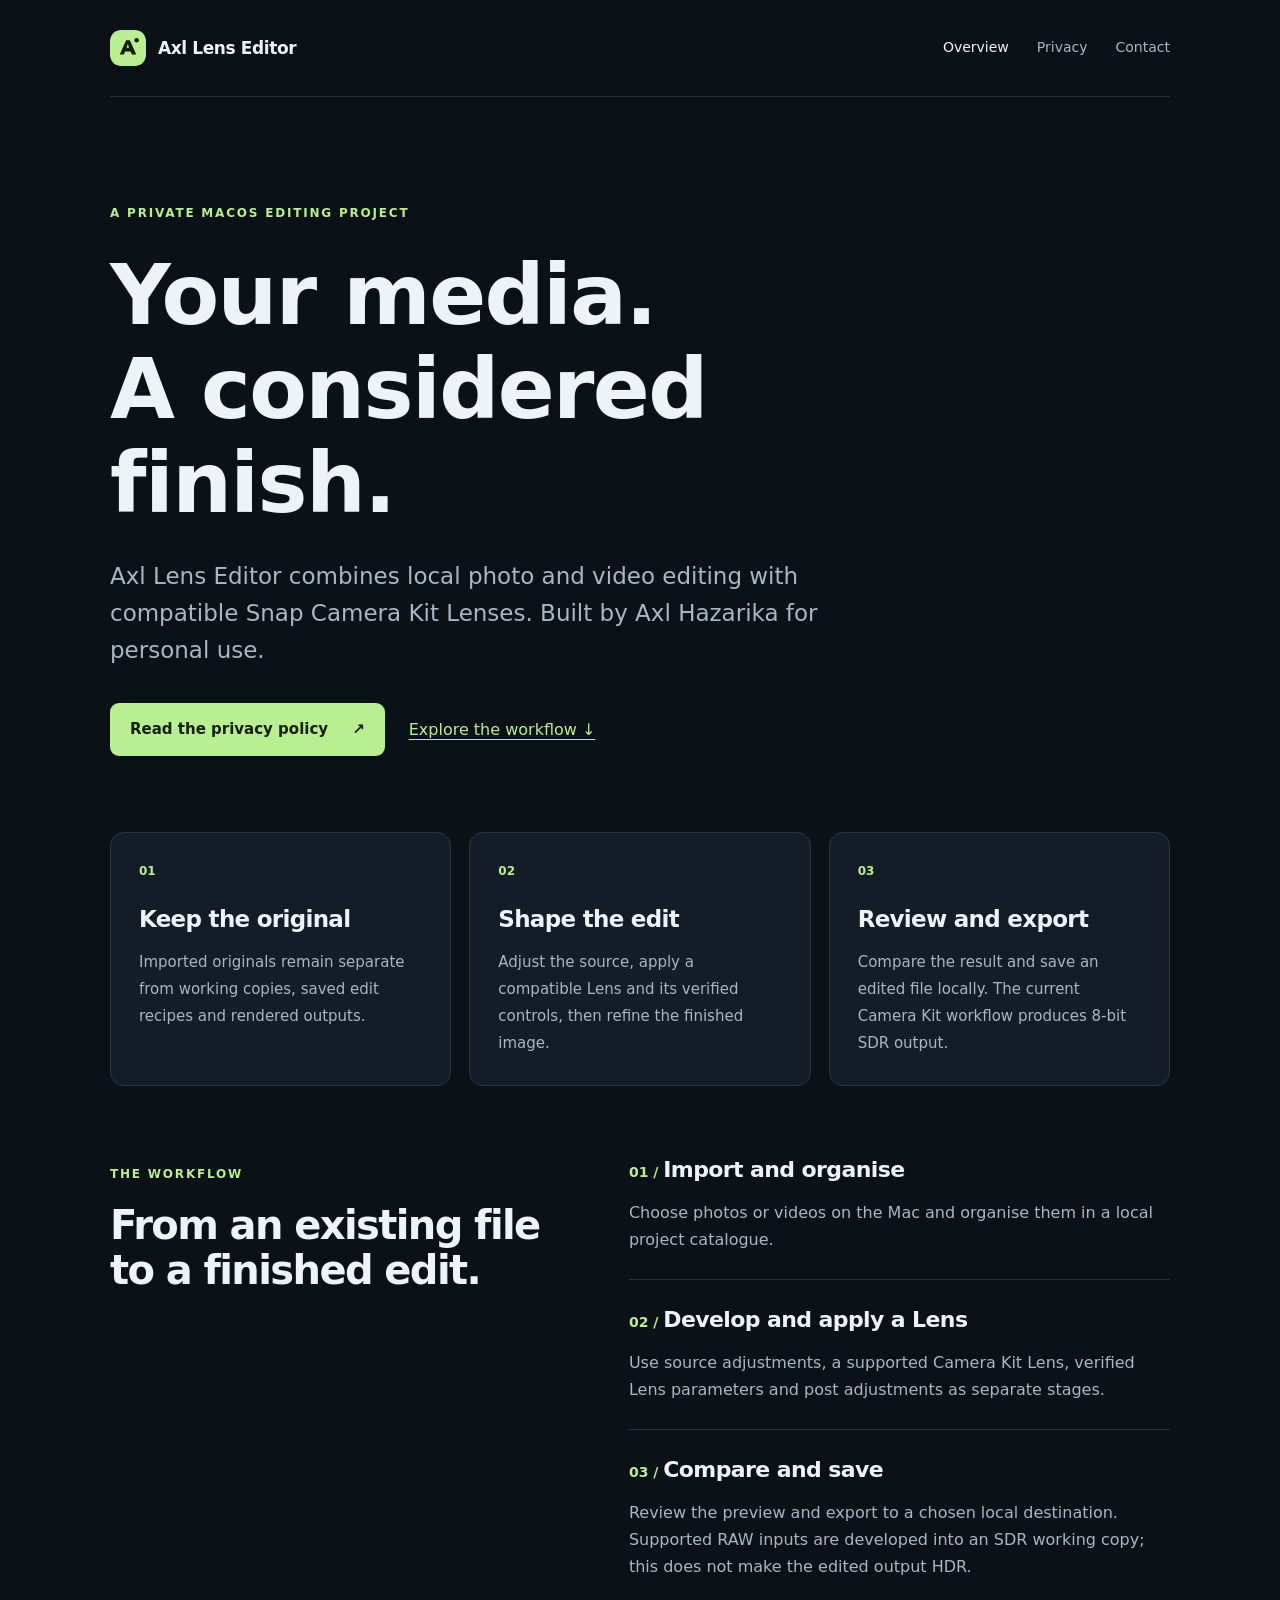
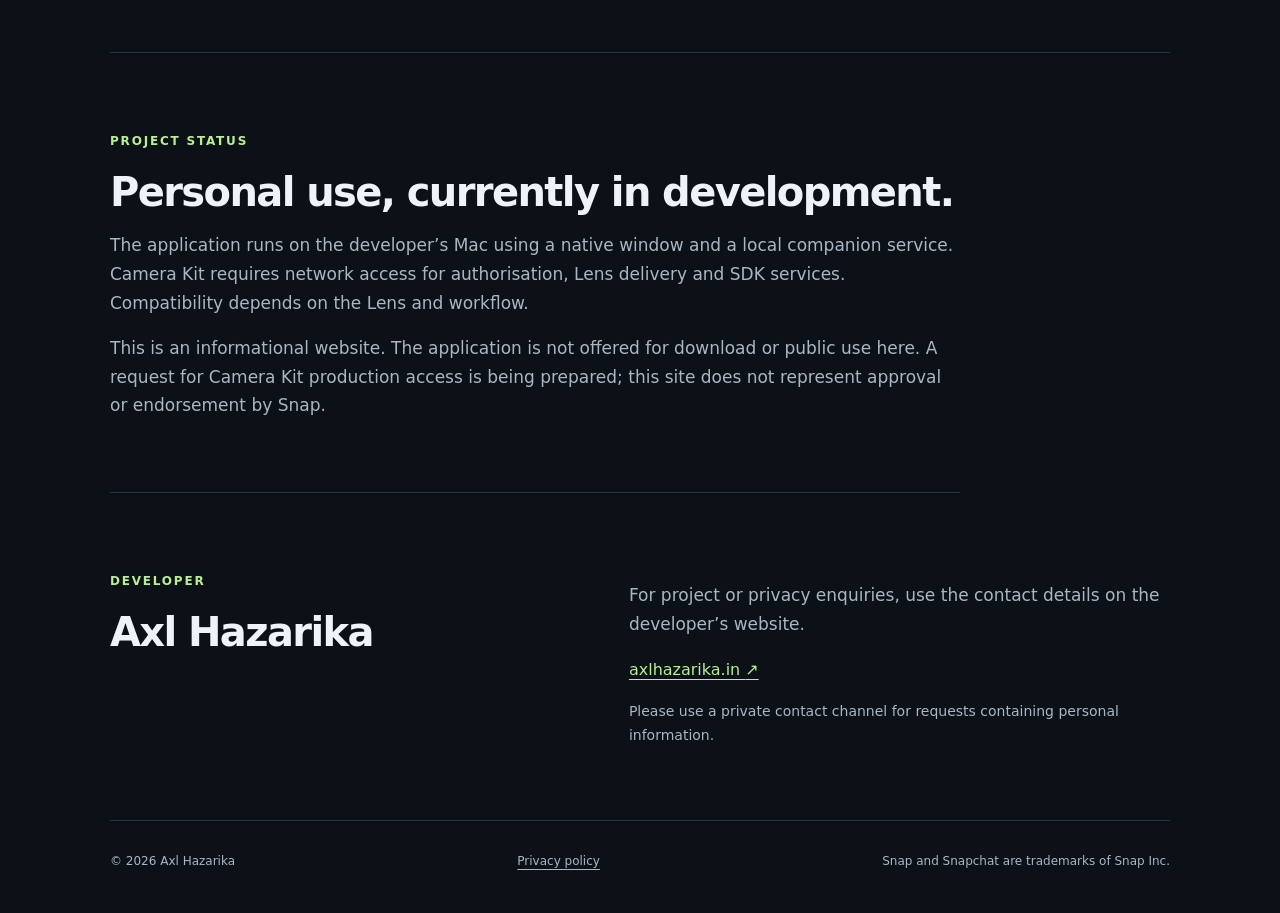
<file: index.html>
<!doctype html>
<html lang="en">
<head>
  <meta charset="utf-8">
  <meta name="viewport" content="width=device-width, initial-scale=1">
  <meta name="description" content="Information and privacy disclosures for Axl Lens Editor, a private macOS photo and video editing project by Axl Hazarika.">
  <meta http-equiv="Content-Security-Policy" content="default-src 'none'; style-src 'self'; img-src 'self'; base-uri 'none'; form-action 'none'">
  <title>Axl Lens Editor</title>
  <link rel="icon" href="icon.svg" type="image/svg+xml">
  <link rel="stylesheet" href="styles.css">
</head>
<body>
  <header class="site-header wrap">
    <a class="brand" href="./"><img src="icon.svg" width="36" height="36" alt=""><span>Axl Lens Editor</span></a>
    <nav aria-label="Main navigation"><a href="./" aria-current="page">Overview</a><a href="privacy/">Privacy</a><a href="#contact">Contact</a></nav>
  </header>
  <main class="wrap">
    <section class="hero" aria-labelledby="page-title">
      <span class="eyebrow">A private macOS editing project</span>
      <h1 id="page-title">Your media.<br>A considered finish.</h1>
      <p class="lead">Axl Lens Editor combines local photo and video editing with compatible Snap Camera Kit Lenses. Built by Axl Hazarika for personal use.</p>
      <div class="actions"><a class="button" href="privacy/">Read the privacy policy <span aria-hidden="true">↗</span></a><a class="text-link" href="#workflow">Explore the workflow ↓</a></div>
    </section>

    <section class="feature-grid" aria-label="Project principles">
      <article class="card"><span class="number">01</span><h2>Keep the original</h2><p>Imported originals remain separate from working copies, saved edit recipes and rendered outputs.</p></article>
      <article class="card"><span class="number">02</span><h2>Shape the edit</h2><p>Adjust the source, apply a compatible Lens and its verified controls, then refine the finished image.</p></article>
      <article class="card"><span class="number">03</span><h2>Review and export</h2><p>Compare the result and save an edited file locally. The current Camera Kit workflow produces 8-bit SDR output.</p></article>
    </section>

    <section class="section split" id="workflow" aria-labelledby="workflow-title">
      <div><span class="eyebrow">The workflow</span><h2 id="workflow-title">From an existing file<br>to a finished edit.</h2></div>
      <ol class="steps">
        <li><h3>Import and organise</h3><p>Choose photos or videos on the Mac and organise them in a local project catalogue.</p></li>
        <li><h3>Develop and apply a Lens</h3><p>Use source adjustments, a supported Camera Kit Lens, verified Lens parameters and post adjustments as separate stages.</p></li>
        <li><h3>Compare and save</h3><p>Review the preview and export to a chosen local destination. Supported RAW inputs are developed into an SDR working copy; this does not make the edited output HDR.</p></li>
      </ol>
    </section>

    <section class="section note" aria-labelledby="availability-title">
      <span class="eyebrow">Project status</span><h2 id="availability-title">Personal use, currently in development.</h2>
      <p>The application runs on the developer’s Mac using a native window and a local companion service. Camera Kit requires network access for authorisation, Lens delivery and SDK services. Compatibility depends on the Lens and workflow.</p>
      <p>This is an informational website. The application is not offered for download or public use here. A request for Camera Kit production access is being prepared; this site does not represent approval or endorsement by Snap.</p>
    </section>

    <section class="section split" id="contact" aria-labelledby="contact-title">
      <div><span class="eyebrow">Developer</span><h2 id="contact-title">Axl Hazarika</h2></div>
      <div><p>For project or privacy enquiries, use the contact details on the developer’s website.</p><p><a class="text-link" href="https://www.axlhazarika.in/">axlhazarika.in <span aria-hidden="true">↗</span></a></p><p class="small">Please use a private contact channel for requests containing personal information.</p></div>
    </section>
  </main>
  <footer class="wrap site-footer"><span>© 2026 Axl Hazarika</span><a href="privacy/">Privacy policy</a><span>Snap and Snapchat are trademarks of Snap Inc.</span></footer>
</body>
</html>
</file>
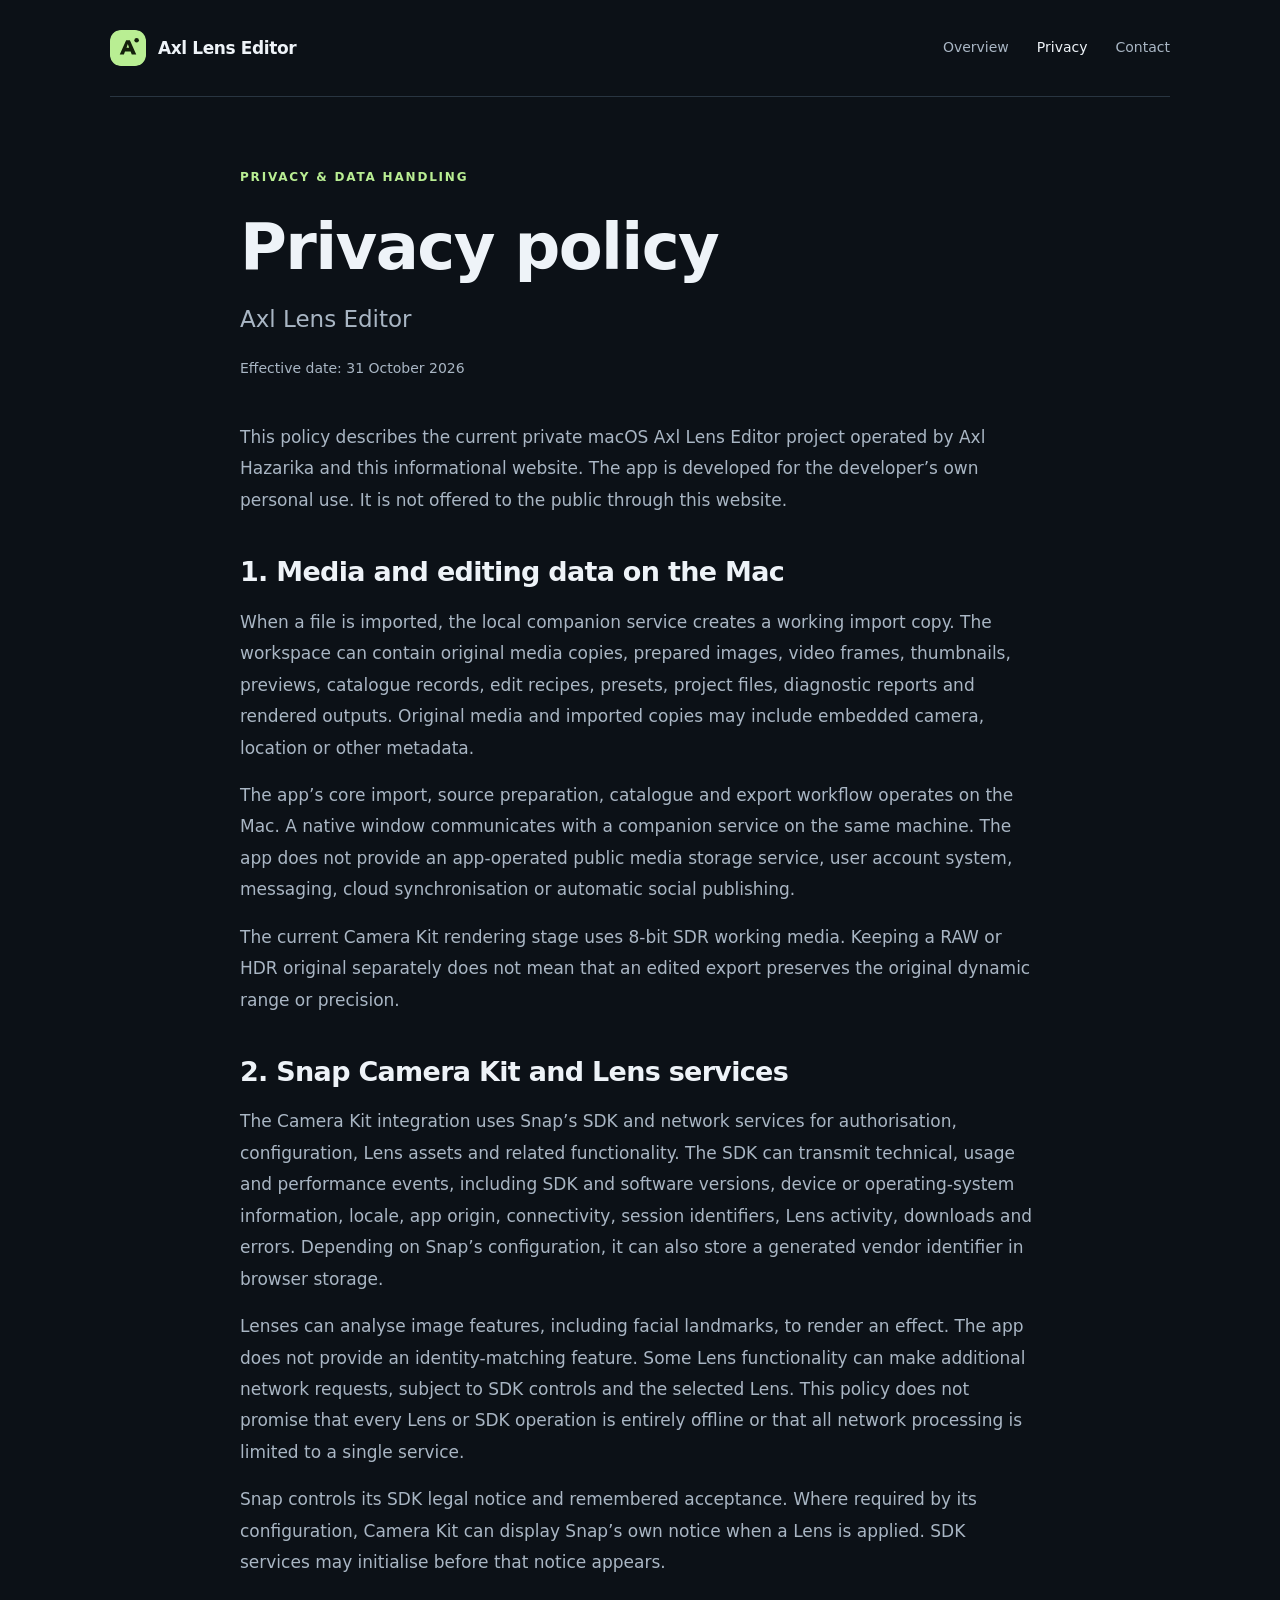
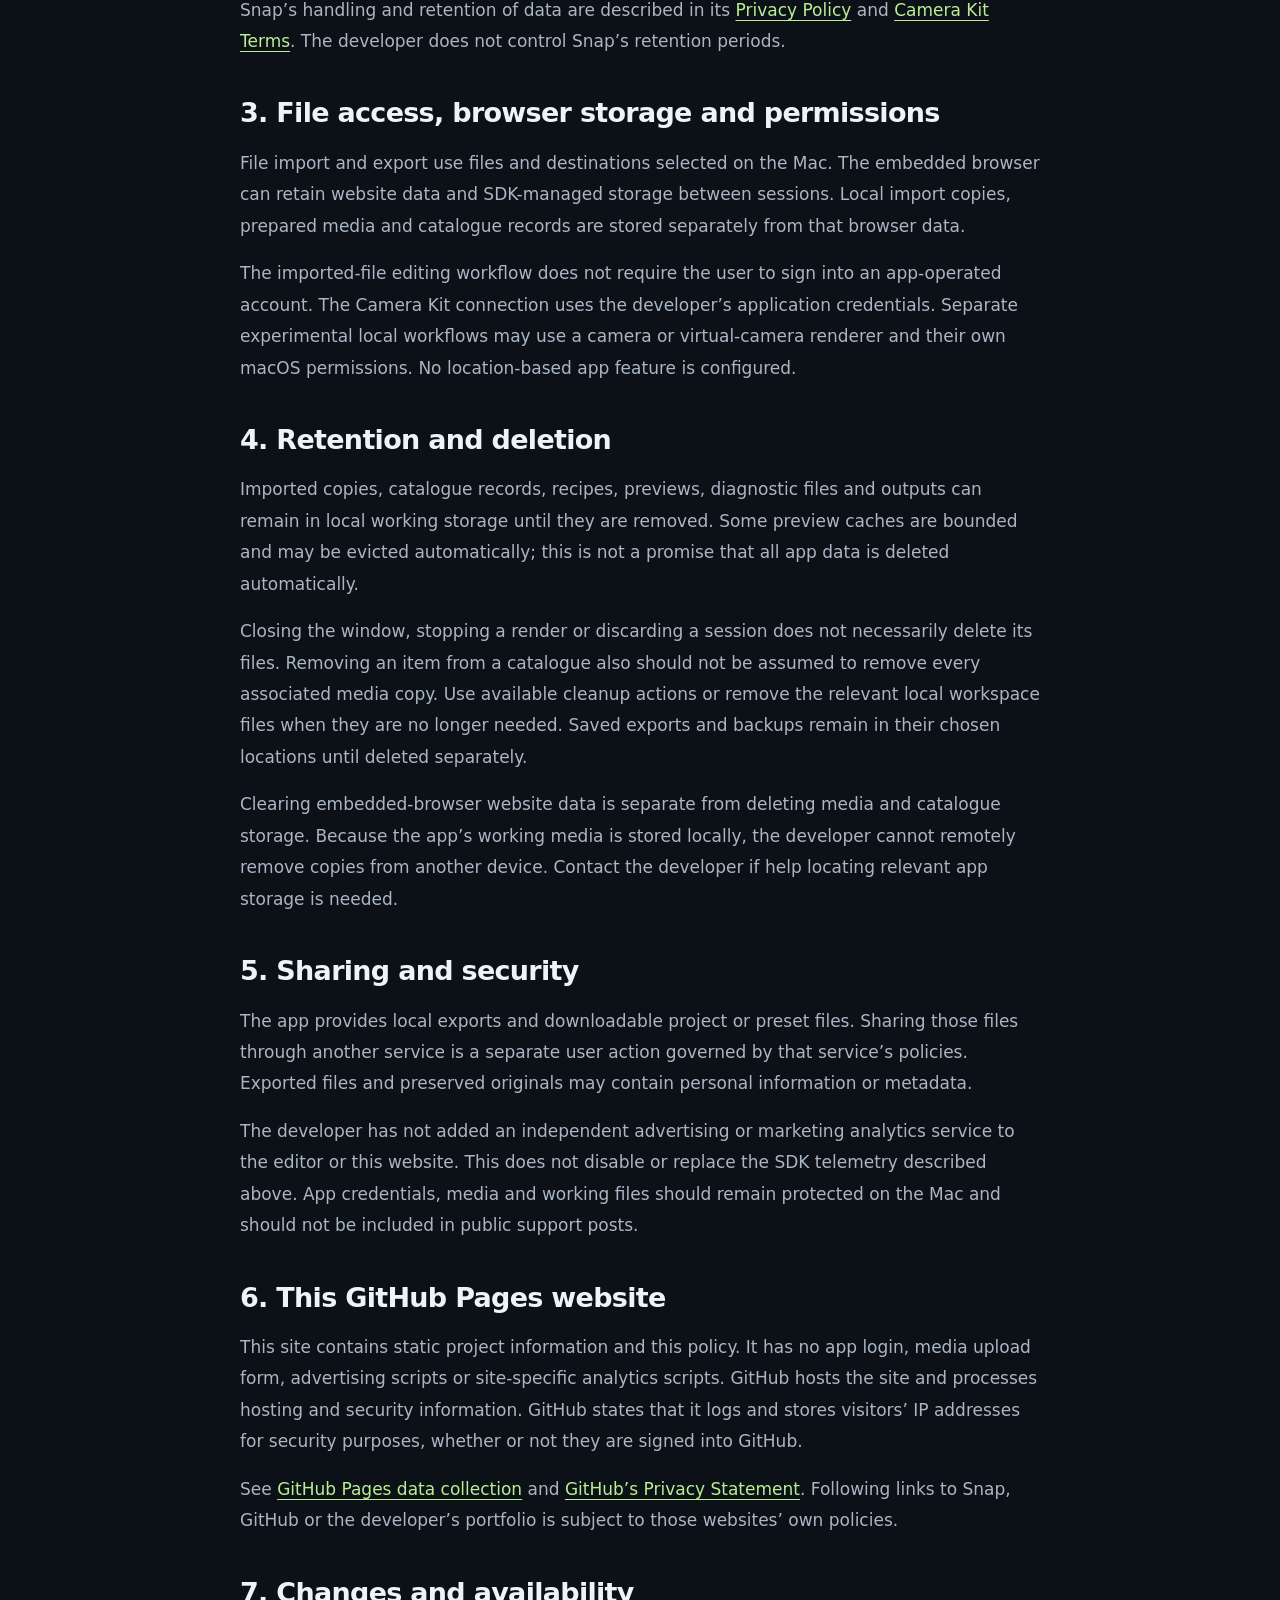
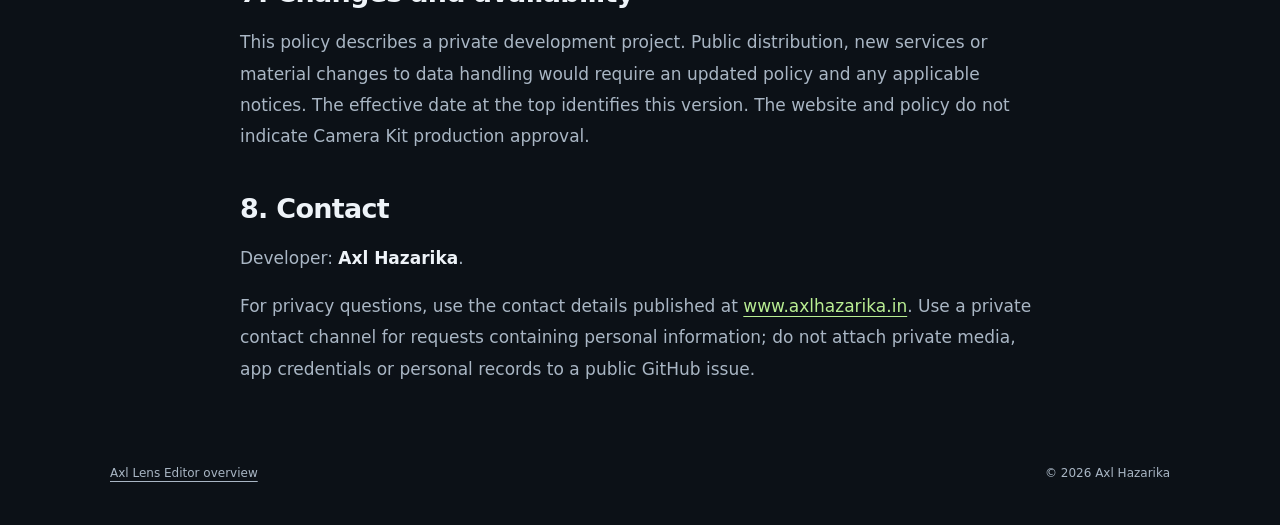
<file: privacy/index.html>
<!doctype html>
<html lang="en">
<head>
  <meta charset="utf-8">
  <meta name="viewport" content="width=device-width, initial-scale=1">
  <meta name="description" content="Privacy policy for the private macOS Axl Lens Editor application and its informational website.">
  <meta http-equiv="Content-Security-Policy" content="default-src 'none'; style-src 'self'; img-src 'self'; base-uri 'none'; form-action 'none'">
  <title>Privacy policy · Axl Lens Editor</title>
  <link rel="icon" href="../icon.svg" type="image/svg+xml">
  <link rel="stylesheet" href="../styles.css">
</head>
<body>
  <header class="site-header wrap">
    <a class="brand" href="../"><img src="../icon.svg" width="36" height="36" alt=""><span>Axl Lens Editor</span></a>
    <nav aria-label="Main navigation"><a href="../">Overview</a><a href="./" aria-current="page">Privacy</a><a href="#contact">Contact</a></nav>
  </header>
  <main class="wrap policy">
    <header class="policy-header"><span class="eyebrow">Privacy &amp; data handling</span><h1>Privacy policy</h1><p class="lead">Axl Lens Editor</p><p class="small">Effective date: 31 October 2026</p></header>
    <p>This policy describes the current private macOS Axl Lens Editor project operated by Axl Hazarika and this informational website. The app is developed for the developer’s own personal use. It is not offered to the public through this website.</p>

    <section aria-labelledby="local-data"><h2 id="local-data">1. Media and editing data on the Mac</h2>
      <p>When a file is imported, the local companion service creates a working import copy. The workspace can contain original media copies, prepared images, video frames, thumbnails, previews, catalogue records, edit recipes, presets, project files, diagnostic reports and rendered outputs. Original media and imported copies may include embedded camera, location or other metadata.</p>
      <p>The app’s core import, source preparation, catalogue and export workflow operates on the Mac. A native window communicates with a companion service on the same machine. The app does not provide an app-operated public media storage service, user account system, messaging, cloud synchronisation or automatic social publishing.</p>
      <p>The current Camera Kit rendering stage uses 8-bit SDR working media. Keeping a RAW or HDR original separately does not mean that an edited export preserves the original dynamic range or precision.</p>
    </section>

    <section aria-labelledby="snap-services"><h2 id="snap-services">2. Snap Camera Kit and Lens services</h2>
      <p>The Camera Kit integration uses Snap’s SDK and network services for authorisation, configuration, Lens assets and related functionality. The SDK can transmit technical, usage and performance events, including SDK and software versions, device or operating-system information, locale, app origin, connectivity, session identifiers, Lens activity, downloads and errors. Depending on Snap’s configuration, it can also store a generated vendor identifier in browser storage.</p>
      <p>Lenses can analyse image features, including facial landmarks, to render an effect. The app does not provide an identity-matching feature. Some Lens functionality can make additional network requests, subject to SDK controls and the selected Lens. This policy does not promise that every Lens or SDK operation is entirely offline or that all network processing is limited to a single service.</p>
      <p>Snap controls its SDK legal notice and remembered acceptance. Where required by its configuration, Camera Kit can display Snap’s own notice when a Lens is applied. SDK services may initialise before that notice appears.</p>
      <p>Snap’s handling and retention of data are described in its <a href="https://values.snap.com/privacy/privacy-policy">Privacy Policy</a> and <a href="https://www.snap.com/terms/snap-camera-kit">Camera Kit Terms</a>. The developer does not control Snap’s retention periods.</p>
    </section>

    <section aria-labelledby="permissions"><h2 id="permissions">3. File access, browser storage and permissions</h2>
      <p>File import and export use files and destinations selected on the Mac. The embedded browser can retain website data and SDK-managed storage between sessions. Local import copies, prepared media and catalogue records are stored separately from that browser data.</p>
      <p>The imported-file editing workflow does not require the user to sign into an app-operated account. The Camera Kit connection uses the developer’s application credentials. Separate experimental local workflows may use a camera or virtual-camera renderer and their own macOS permissions. No location-based app feature is configured.</p>
    </section>

    <section aria-labelledby="retention"><h2 id="retention">4. Retention and deletion</h2>
      <p>Imported copies, catalogue records, recipes, previews, diagnostic files and outputs can remain in local working storage until they are removed. Some preview caches are bounded and may be evicted automatically; this is not a promise that all app data is deleted automatically.</p>
      <p>Closing the window, stopping a render or discarding a session does not necessarily delete its files. Removing an item from a catalogue also should not be assumed to remove every associated media copy. Use available cleanup actions or remove the relevant local workspace files when they are no longer needed. Saved exports and backups remain in their chosen locations until deleted separately.</p>
      <p>Clearing embedded-browser website data is separate from deleting media and catalogue storage. Because the app’s working media is stored locally, the developer cannot remotely remove copies from another device. Contact the developer if help locating relevant app storage is needed.</p>
    </section>

    <section aria-labelledby="sharing"><h2 id="sharing">5. Sharing and security</h2>
      <p>The app provides local exports and downloadable project or preset files. Sharing those files through another service is a separate user action governed by that service’s policies. Exported files and preserved originals may contain personal information or metadata.</p>
      <p>The developer has not added an independent advertising or marketing analytics service to the editor or this website. This does not disable or replace the SDK telemetry described above. App credentials, media and working files should remain protected on the Mac and should not be included in public support posts.</p>
    </section>

    <section aria-labelledby="website"><h2 id="website">6. This GitHub Pages website</h2>
      <p>This site contains static project information and this policy. It has no app login, media upload form, advertising scripts or site-specific analytics scripts. GitHub hosts the site and processes hosting and security information. GitHub states that it logs and stores visitors’ IP addresses for security purposes, whether or not they are signed into GitHub.</p>
      <p>See <a href="https://docs.github.com/en/pages/getting-started-with-github-pages/what-is-github-pages#data-collection">GitHub Pages data collection</a> and <a href="https://docs.github.com/en/site-policy/privacy-policies/github-general-privacy-statement">GitHub’s Privacy Statement</a>. Following links to Snap, GitHub or the developer’s portfolio is subject to those websites’ own policies.</p>
    </section>

    <section aria-labelledby="changes"><h2 id="changes">7. Changes and availability</h2>
      <p>This policy describes a private development project. Public distribution, new services or material changes to data handling would require an updated policy and any applicable notices. The effective date at the top identifies this version. The website and policy do not indicate Camera Kit production approval.</p>
    </section>

    <section id="contact" aria-labelledby="contact-title"><h2 id="contact-title">8. Contact</h2>
      <p>Developer: <strong>Axl Hazarika</strong>.</p><p>For privacy questions, use the contact details published at <a href="https://www.axlhazarika.in/">www.axlhazarika.in</a>. Use a private contact channel for requests containing personal information; do not attach private media, app credentials or personal records to a public GitHub issue.</p>
    </section>
  </main>
  <footer class="wrap site-footer"><a href="../">Axl Lens Editor overview</a><span>© 2026 Axl Hazarika</span></footer>
</body>
</html>
</file>
<file: styles.css>
:root{color-scheme:dark;--bg:#0c1117;--panel:#141d27;--line:#293541;--text:#eef3f8;--muted:#a9b6c4;--accent:#b9ee93;--max:1060px;font-family:ui-sans-serif,system-ui,-apple-system,BlinkMacSystemFont,"Segoe UI",sans-serif}
*{box-sizing:border-box}html{scroll-behavior:smooth;scroll-padding-top:32px}body{margin:0;background:var(--bg);color:var(--text);font-size:17px;line-height:1.7}a{color:var(--accent);text-underline-offset:4px}a:hover{color:#e2ffcd}a:focus-visible{outline:3px solid var(--accent);outline-offset:6px;border-radius:3px}.wrap{width:min(var(--max),calc(100% - 64px));margin-inline:auto}.site-header{display:flex;align-items:center;justify-content:space-between;gap:24px;padding-block:30px;border-bottom:1px solid var(--line)}.brand{display:flex;gap:12px;align-items:center;text-decoration:none;color:var(--text);font-size:17px;font-weight:650;letter-spacing:-.4px}.brand img{border-radius:11px}nav{display:flex;gap:28px;font-size:14px}nav a{color:var(--muted);text-decoration:none}nav a[aria-current=page]{color:var(--text)}.hero{padding:100px 0 76px;max-width:820px}.eyebrow{font-size:12px;font-weight:700;letter-spacing:1.8px;text-transform:uppercase;color:var(--accent)}h1,h2,h3{line-height:1.12;letter-spacing:-1.6px;margin:0;font-weight:650}h1{font-size:clamp(48px,7.8vw,84px);margin:22px 0 28px}h2{font-size:clamp(28px,4vw,40px)}h3{font-size:22px;letter-spacing:-.6px}.lead{font-size:clamp(19px,2.5vw,23px);line-height:1.6;color:var(--muted);max-width:740px}p{margin:16px 0 0;color:var(--muted)}strong{color:var(--text)}.actions{display:flex;align-items:center;flex-wrap:wrap;gap:24px;margin-top:34px}.button{display:inline-flex;gap:24px;align-items:center;justify-content:space-between;background:var(--accent);color:#14200c;font-weight:700;font-size:15px;text-decoration:none;padding:14px 20px;border-radius:9px}.button:hover{background:#d0ffb1;color:#14200c}.text-link{font-size:16px}.feature-grid{display:grid;grid-template-columns:repeat(3,1fr);gap:18px}.card{background:var(--panel);border:1px solid var(--line);padding:28px;border-radius:14px}.number{display:block;color:var(--accent);font-size:12px;font-weight:650;margin-bottom:26px}.card h2{font-size:23px;letter-spacing:-.7px}.card p{font-size:15px;line-height:1.8}.section{padding:72px 0;border-bottom:1px solid var(--line)}.split{display:grid;grid-template-columns:1fr 1.2fr;gap:68px}.section h2{margin-top:16px}.steps{list-style:none;counter-reset:step;margin:0;padding:0}.steps li{counter-increment:step;border-bottom:1px solid var(--line);padding:0 0 26px;margin-bottom:28px}.steps li:last-child{border:0;margin-bottom:0;padding-bottom:0}.steps h3:before{content:counter(step,decimal-leading-zero)" / ";color:var(--accent);font-size:14px;letter-spacing:0}.steps p{font-size:16px}.note{max-width:850px}.small{font-size:14px}.site-footer{display:flex;justify-content:space-between;gap:24px;flex-wrap:wrap;padding:30px 0 42px;font-size:12px;color:var(--muted)}.site-footer a{color:var(--muted)}.policy{max-width:800px;padding-bottom:48px}.policy-header{padding:64px 0 24px}.policy h1{font-size:clamp(42px,6vw,64px);margin-bottom:14px}.policy .lead{margin-top:0}.policy section{padding-top:38px}.policy h2{font-size:27px;letter-spacing:-.7px;line-height:1.35}.policy p{line-height:1.85}.policy a{overflow-wrap:anywhere}
@media(max-width:720px){.wrap{width:calc(100% - 36px)}.site-header{align-items:flex-start;gap:20px;flex-direction:column;padding:24px 0}nav{gap:24px}.hero{padding:60px 0 46px}.feature-grid,.split{grid-template-columns:1fr}.split{gap:28px}.feature-grid{gap:14px}.card{padding:24px}.number{margin-bottom:16px}.section{padding:48px 0}.site-footer{gap:16px;flex-direction:column}.policy-header{padding-top:40px}.policy section{padding-top:30px}}
@media(prefers-reduced-motion:reduce){html{scroll-behavior:auto}}
</file>
